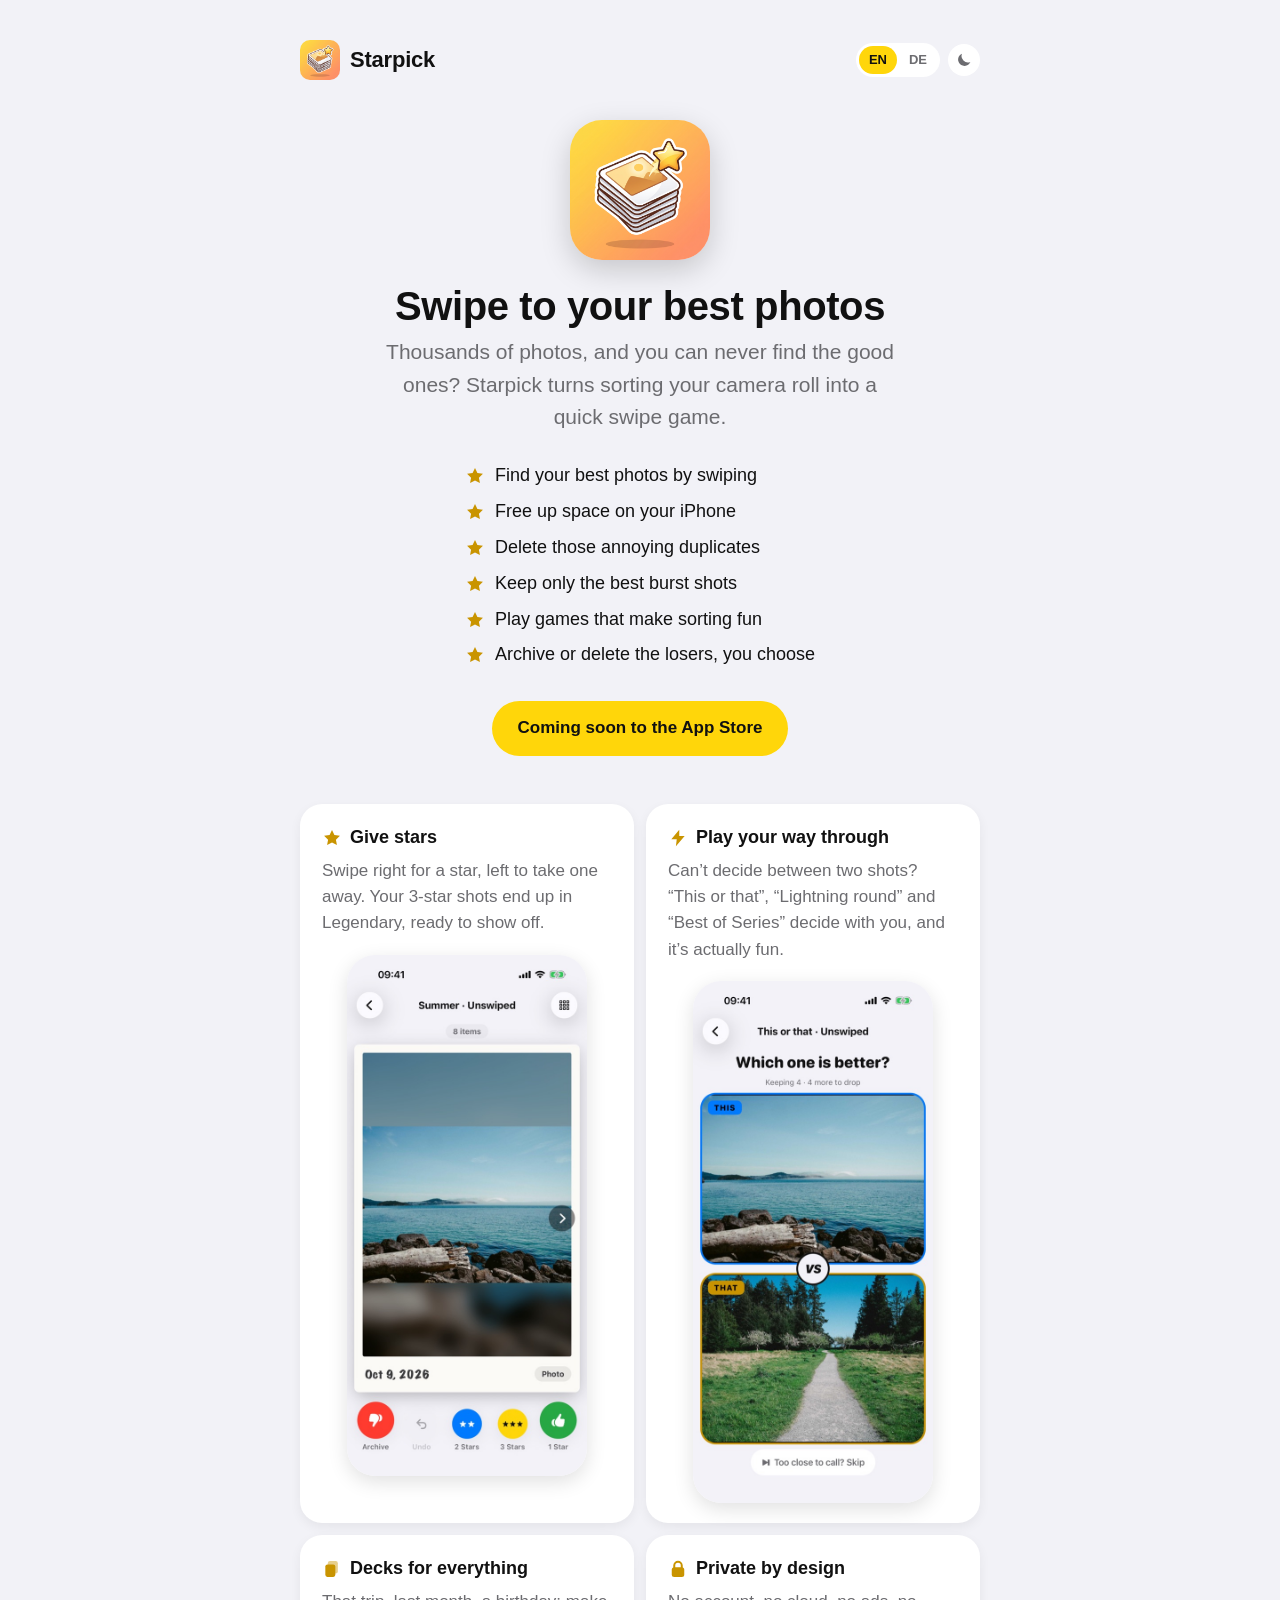
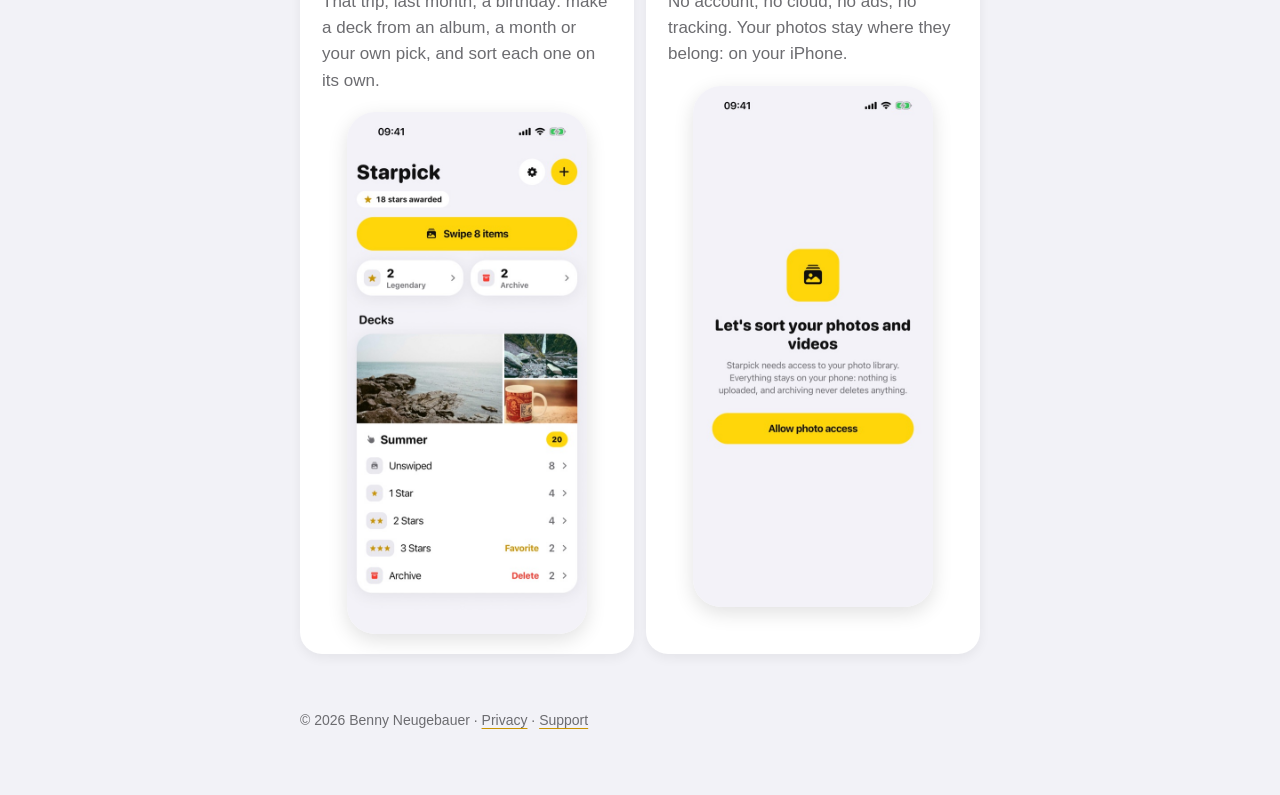
<file: index.html>
<!doctype html>
<html lang="en">
<head>
<meta charset="utf-8">
<meta name="viewport" content="width=device-width, initial-scale=1">
<title>Starpick: Swipe to your best photos</title>
<meta name="title-en" content="Starpick: Swipe to your best photos">
<meta name="title-de" content="Starpick: Swipe zu deinen besten Fotos">
<meta name="description" content="Starpick turns sorting your camera roll into a quick swipe game. Give your photos stars and find your best shots. Everything stays on your iPhone.">
<link rel="icon" href="/favicon.png">
<link rel="apple-touch-icon" href="/apple-touch-icon.png">
<link rel="stylesheet" href="/style.css">
<script src="/site.js"></script>
</head>
<body>
<main>
<header>
  <a class="brand" href="/"><img src="/icon.png" alt="">Starpick</a>
  <nav>
    <span class="switch"><a data-switch="en" href="?hl=en">EN</a><a data-switch="de" href="?hl=de">DE</a></span>
    <button class="theme" type="button" aria-label="Light or dark mode"><svg class="moon" viewBox="0 0 24 24" aria-hidden="true"><path fill="currentColor" d="M20.5 14.6A8.5 8.5 0 0 1 9.4 3.5a8.5 8.5 0 1 0 11.1 11.1z"/></svg><svg class="sun" viewBox="0 0 24 24" aria-hidden="true"><circle cx="12" cy="12" r="4.5" fill="currentColor"/><path stroke="currentColor" stroke-width="2.2" stroke-linecap="round" d="M12 2v2.5M12 19.5V22M2 12h2.5M19.5 12H22M4.9 4.9l1.8 1.8M17.3 17.3l1.8 1.8M4.9 19.1l1.8-1.8M17.3 6.7l1.8-1.8"/></svg></button>
  </nav>
</header>
<div data-lang="en">
<section class="hero">
  <img src="/icon.png" alt="The Starpick app icon: a stack of photos with a golden star">
  <h1>Swipe to your best photos</h1>
  <p class="lead">Thousands of photos, and you can never find the good ones? Starpick turns sorting your camera roll into a quick swipe game.</p>
  <ul class="features">
    <li>Find your best photos by swiping</li>
    <li>Free up space on your iPhone</li>
    <li>Delete those annoying duplicates</li>
    <li>Keep only the best burst shots</li>
    <li>Play games that make sorting fun</li>
    <li>Archive or delete the losers, you choose</li>
  </ul>
  <span class="pill">Coming soon to the App Store</span>
</section>
<section class="cards">
  <div class="card"><h3><svg class="ico" viewBox="0 0 24 24" aria-hidden="true"><path fill="currentColor" d="M12 2.5l2.9 6 6.6.9-4.8 4.6 1.2 6.5L12 17.4l-5.9 3.1 1.2-6.5L2.5 9.4l6.6-.9z"/></svg>Give stars</h3><p>Swipe right for a star, left to take one away. Your 3-star shots end up in Legendary, ready to show off.</p><picture class="shot"><source srcset="/shots/stars-dark.jpg" media="(prefers-color-scheme: dark)"><img src="/shots/stars-light.jpg" alt="The swipe screen: a photo as a Polaroid with buttons for Archive, 1, 2 and 3 Stars" width="540" height="1174" loading="lazy"></picture></div>
  <div class="card"><h3><svg class="ico" viewBox="0 0 24 24" aria-hidden="true"><path fill="currentColor" d="M13.5 2L4 13.5h6.5L9.5 22 20 9.5h-6.5z"/></svg>Play your way through</h3><p>Can’t decide between two shots? “This or that”, “Lightning round” and “Best of Series” decide with you, and it’s actually fun.</p><picture class="shot"><source srcset="/shots/play-dark.jpg" media="(prefers-color-scheme: dark)"><img src="/shots/play-light.jpg" alt="This or that: two photos face off and you tap the better one" width="540" height="1174" loading="lazy"></picture></div>
  <div class="card"><h3><svg class="ico" viewBox="0 0 24 24" aria-hidden="true"><rect x="7" y="2.5" width="12" height="15" rx="2.5" fill="currentColor" opacity=".45"/><rect x="4" y="6.5" width="12" height="15" rx="2.5" fill="currentColor"/></svg>Decks for everything</h3><p>That trip, last month, a birthday: make a deck from an album, a month or your own pick, and sort each one on its own.</p><picture class="shot"><source srcset="/shots/decks-dark.jpg" media="(prefers-color-scheme: dark)"><img src="/shots/decks-light.jpg" alt="The home screen with a deck, its cover photos and its star boxes" width="540" height="1174" loading="lazy"></picture></div>
  <div class="card"><h3><svg class="ico" viewBox="0 0 24 24" aria-hidden="true"><path fill="none" stroke="currentColor" stroke-width="2.4" stroke-linecap="round" d="M7.5 10.5V7.8a4.5 4.5 0 0 1 9 0v2.7"/><rect x="4.5" y="10" width="15" height="11.5" rx="3" fill="currentColor"/></svg>Private by design</h3><p>No account, no cloud, no ads, no tracking. Your photos stay where they belong: on your iPhone.</p><picture class="shot"><source srcset="/shots/private-dark.jpg" media="(prefers-color-scheme: dark)"><img src="/shots/private-light.jpg" alt="The photo access screen: everything stays on your phone" width="540" height="1174" loading="lazy"></picture></div>
</section>
</div>
<div data-lang="de" lang="de">
<section class="hero">
  <img src="/icon.png" alt="Das Starpick-Symbol: ein Stapel Fotos mit einem goldenen Stern">
  <h1>Swipe zu deinen besten Fotos</h1>
  <p class="lead">Tausende Fotos, aber die guten findest du nie? Starpick macht das Sortieren deiner Mediathek zu einem schnellen Swipe-Spiel.</p>
  <ul class="features">
    <li>Finde deine besten Fotos per Swipe</li>
    <li>Schaffe Platz auf deinem iPhone</li>
    <li>Lösche nervige Duplikate</li>
    <li>Behalte die besten Serienfotos</li>
    <li>Sortiere mit Spielen, die Spaß machen</li>
    <li>Archivieren oder löschen: Du entscheidest, was mit den Verlierern passiert</li>
  </ul>
  <span class="pill">Bald im App Store</span>
</section>
<section class="cards">
  <div class="card"><h3><svg class="ico" viewBox="0 0 24 24" aria-hidden="true"><path fill="currentColor" d="M12 2.5l2.9 6 6.6.9-4.8 4.6 1.2 6.5L12 17.4l-5.9 3.1 1.2-6.5L2.5 9.4l6.6-.9z"/></svg>Sterne vergeben</h3><p>Nach rechts gibt’s einen Stern, nach links einen weniger. Deine 3-Sterne-Fotos landen in Legendär, bereit zum Vorzeigen.</p><picture class="shot"><source srcset="/shots/stars-dark-de.jpg" media="(prefers-color-scheme: dark)"><img src="/shots/stars-light-de.jpg" alt="Der Swipe-Bildschirm: ein Foto als Polaroid mit Knöpfen für Archiv, 1, 2 und 3 Sterne" width="540" height="1174" loading="lazy"></picture></div>
  <div class="card"><h3><svg class="ico" viewBox="0 0 24 24" aria-hidden="true"><path fill="currentColor" d="M13.5 2L4 13.5h6.5L9.5 22 20 9.5h-6.5z"/></svg>Spielend sortieren</h3><p>Du kannst dich zwischen zwei Bildern nicht entscheiden? „Dies oder das“, „Blitzrunde“ und „Beste der Serie“ helfen dir, und das macht sogar Spaß.</p><picture class="shot"><source srcset="/shots/play-dark-de.jpg" media="(prefers-color-scheme: dark)"><img src="/shots/play-light-de.jpg" alt="Dies oder das: Zwei Fotos treten gegeneinander an und du tippst auf das bessere" width="540" height="1174" loading="lazy"></picture></div>
  <div class="card"><h3><svg class="ico" viewBox="0 0 24 24" aria-hidden="true"><rect x="7" y="2.5" width="12" height="15" rx="2.5" fill="currentColor" opacity=".45"/><rect x="4" y="6.5" width="12" height="15" rx="2.5" fill="currentColor"/></svg>Stapel für alles</h3><p>Der letzte Urlaub, der letzte Monat, ein Geburtstag: Mach einen Stapel aus einem Album, einem Monat oder deiner eigenen Auswahl und sortiere jeden für sich.</p><picture class="shot"><source srcset="/shots/decks-dark-de.jpg" media="(prefers-color-scheme: dark)"><img src="/shots/decks-light-de.jpg" alt="Der Startbildschirm mit einem Stapel, seinen Titelfotos und seinen Sterne-Fächern" width="540" height="1174" loading="lazy"></picture></div>
  <div class="card"><h3><svg class="ico" viewBox="0 0 24 24" aria-hidden="true"><path fill="none" stroke="currentColor" stroke-width="2.4" stroke-linecap="round" d="M7.5 10.5V7.8a4.5 4.5 0 0 1 9 0v2.7"/><rect x="4.5" y="10" width="15" height="11.5" rx="3" fill="currentColor"/></svg>Privat von Anfang an</h3><p>Kein Konto, keine Cloud, keine Werbung, kein Tracking. Deine Fotos bleiben, wo sie hingehören: auf deinem iPhone.</p><picture class="shot"><source srcset="/shots/private-dark-de.jpg" media="(prefers-color-scheme: dark)"><img src="/shots/private-light-de.jpg" alt="Der Fotozugriff: Alles bleibt auf deinem Handy" width="540" height="1174" loading="lazy"></picture></div>
</section>
</div>
<footer>© 2026 Benny Neugebauer · <a href="/privacy/"><span data-lang="en">Privacy</span><span data-lang="de">Datenschutz</span></a> · <a href="/support/"><span data-lang="en">Support</span><span data-lang="de">Hilfe</span></a></footer>
</main>
</body>
</html>
</file>
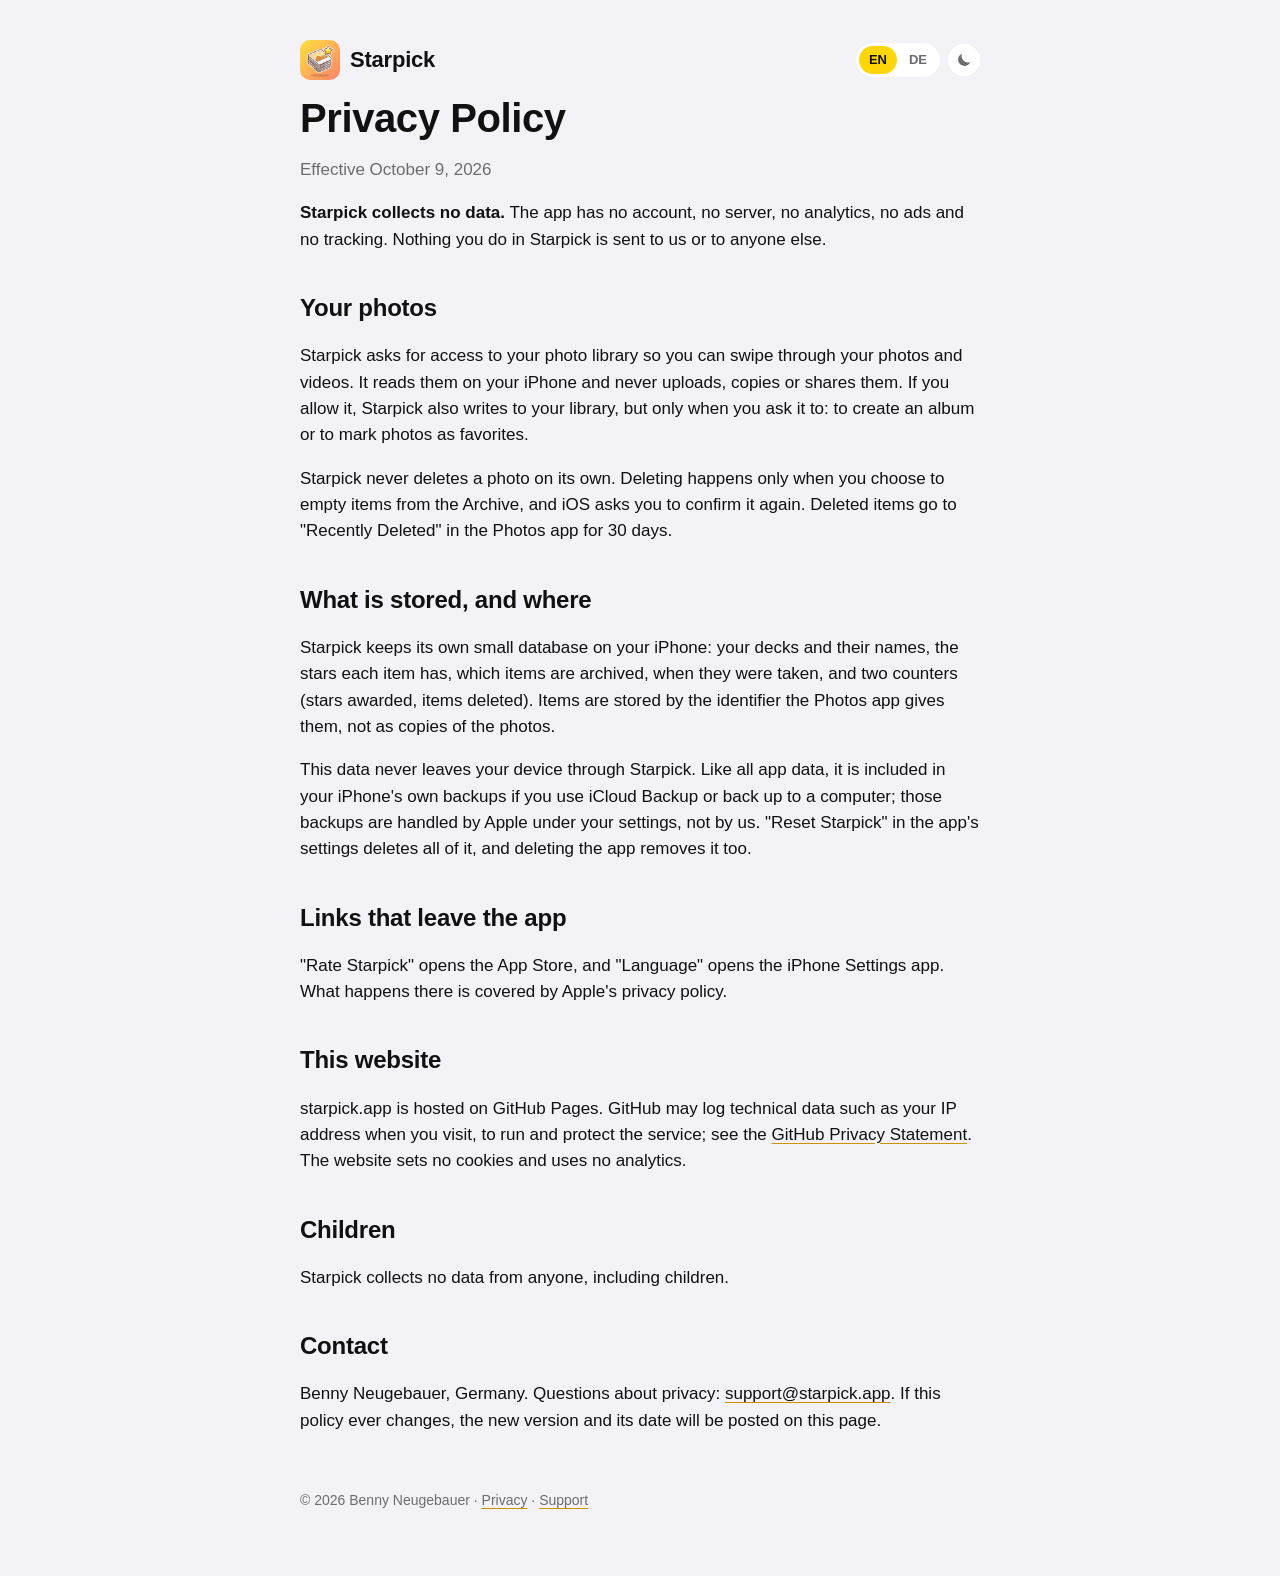
<file: privacy/index.html>
<!doctype html>
<html lang="en">
<head>
<meta charset="utf-8">
<meta name="viewport" content="width=device-width, initial-scale=1">
<title>Privacy Policy · Starpick</title>
<meta name="title-en" content="Privacy Policy · Starpick">
<meta name="title-de" content="Datenschutz · Starpick">
<meta name="description" content="Starpick collects no data. Everything stays on your iPhone.">
<link rel="icon" href="/favicon.png">
<link rel="apple-touch-icon" href="/apple-touch-icon.png">
<link rel="stylesheet" href="/style.css">
<script src="/site.js"></script>
</head>
<body>
<main>
<header>
  <a class="brand" href="/"><img src="/icon.png" alt="">Starpick</a>
  <nav>
    <span class="switch"><a data-switch="en" href="?hl=en">EN</a><a data-switch="de" href="?hl=de">DE</a></span>
    <button class="theme" type="button" aria-label="Light or dark mode"><svg class="moon" viewBox="0 0 24 24" aria-hidden="true"><path fill="currentColor" d="M20.5 14.6A8.5 8.5 0 0 1 9.4 3.5a8.5 8.5 0 1 0 11.1 11.1z"/></svg><svg class="sun" viewBox="0 0 24 24" aria-hidden="true"><circle cx="12" cy="12" r="4.5" fill="currentColor"/><path stroke="currentColor" stroke-width="2.2" stroke-linecap="round" d="M12 2v2.5M12 19.5V22M2 12h2.5M19.5 12H22M4.9 4.9l1.8 1.8M17.3 17.3l1.8 1.8M4.9 19.1l1.8-1.8M17.3 6.7l1.8-1.8"/></svg></button>
  </nav>
</header>
<div data-lang="en">
<h1>Privacy Policy</h1>
<p class="muted">Effective October 9, 2026</p>

<p><strong>Starpick collects no data.</strong> The app has no account, no server, no analytics, no ads and no tracking. Nothing you do in Starpick is sent to us or to anyone else.</p>

<h2>Your photos</h2>
<p>Starpick asks for access to your photo library so you can swipe through your photos and videos. It reads them on your iPhone and never uploads, copies or shares them. If you allow it, Starpick also writes to your library, but only when you ask it to: to create an album or to mark photos as favorites.</p>
<p>Starpick never deletes a photo on its own. Deleting happens only when you choose to empty items from the Archive, and iOS asks you to confirm it again. Deleted items go to "Recently Deleted" in the Photos app for 30 days.</p>

<h2>What is stored, and where</h2>
<p>Starpick keeps its own small database on your iPhone: your decks and their names, the stars each item has, which items are archived, when they were taken, and two counters (stars awarded, items deleted). Items are stored by the identifier the Photos app gives them, not as copies of the photos.</p>
<p>This data never leaves your device through Starpick. Like all app data, it is included in your iPhone's own backups if you use iCloud Backup or back up to a computer; those backups are handled by Apple under your settings, not by us. "Reset Starpick" in the app's settings deletes all of it, and deleting the app removes it too.</p>

<h2>Links that leave the app</h2>
<p>"Rate Starpick" opens the App Store, and "Language" opens the iPhone Settings app. What happens there is covered by Apple's privacy policy.</p>

<h2>This website</h2>
<p>starpick.app is hosted on GitHub Pages. GitHub may log technical data such as your IP address when you visit, to run and protect the service; see the <a href="https://docs.github.com/en/site-policy/privacy-policies/github-general-privacy-statement">GitHub Privacy Statement</a>. The website sets no cookies and uses no analytics.</p>

<h2>Children</h2>
<p>Starpick collects no data from anyone, including children.</p>

<h2>Contact</h2>
<p>Benny Neugebauer, Germany. Questions about privacy: <a href="mailto:support@starpick.app">support@starpick.app</a>. If this policy ever changes, the new version and its date will be posted on this page.</p>

</div>
<div data-lang="de" lang="de">

<h1>Datenschutzerklärung</h1>
<p class="muted">Gültig ab 9. Oktober 2026</p>
<p><strong>Starpick erhebt keine Daten.</strong> Die App hat kein Konto, keinen Server, keine Analyse, keine Werbung und kein Tracking. Nichts, was du in Starpick tust, wird an uns oder an andere übertragen.</p>
<h2>Deine Fotos</h2>
<p>Starpick fragt nach Zugriff auf deine Fotomediathek, damit du durch deine Fotos und Videos swipen kannst. Die App liest sie auf deinem iPhone und lädt sie nie hoch, kopiert oder teilt sie nicht. Wenn du es erlaubst, schreibt Starpick auch in deine Mediathek, aber nur auf deinen Wunsch: um ein Album zu erstellen oder Fotos als Favoriten zu markieren.</p>
<p>Starpick löscht nie von sich aus ein Foto. Gelöscht wird nur, wenn du Medien aus dem Archiv endgültig löschst, und iOS fragt dich dann noch einmal. Gelöschte Medien liegen 30 Tage in „Zuletzt gelöscht“ in der Fotos-App.</p>
<h2>Was gespeichert wird, und wo</h2>
<p>Starpick hat eine eigene kleine Datenbank auf deinem iPhone: deine Stapel und ihre Namen, die Sterne der Medien, welche archiviert sind, wann sie aufgenommen wurden, und zwei Zähler (vergebene Sterne, gelöschte Medien). Medien werden über die Kennung der Fotos-App gespeichert, nicht als Kopien.</p>
<p>Diese Daten verlassen dein Gerät nie über Starpick. Wie alle App-Daten sind sie in den Backups deines iPhones enthalten, wenn du iCloud-Backup nutzt oder auf einem Computer sicherst; diese Backups verwaltet Apple nach deinen Einstellungen, nicht wir. „Starpick zurücksetzen“ in den Einstellungen der App löscht alles, ebenso das Löschen der App.</p>
<h2>Links aus der App</h2>
<p>„Starpick bewerten“ öffnet den App Store, „Sprache“ öffnet die iPhone-Einstellungen. Dort gilt die Datenschutzerklärung von Apple.</p>
<h2>Diese Website</h2>
<p>starpick.app wird über GitHub Pages bereitgestellt. GitHub kann beim Besuch technische Daten wie deine IP-Adresse protokollieren, um den Dienst zu betreiben und zu schützen; siehe die <a href="https://docs.github.com/en/site-policy/privacy-policies/github-general-privacy-statement">Datenschutzerklärung von GitHub</a>. Die Website setzt keine Cookies und nutzt keine Analyse.</p>
<h2>Kinder</h2>
<p>Starpick erhebt von niemandem Daten, auch nicht von Kindern.</p>

<h2>Kontakt</h2>
<p>Benny Neugebauer, Deutschland. Fragen zum Datenschutz: <a href="mailto:support@starpick.app">support@starpick.app</a>. Ändert sich diese Erklärung, steht die neue Fassung mit Datum auf dieser Seite.</p>
</div>
<footer>© 2026 Benny Neugebauer · <a href="/privacy/"><span data-lang="en">Privacy</span><span data-lang="de">Datenschutz</span></a> · <a href="/support/"><span data-lang="en">Support</span><span data-lang="de">Hilfe</span></a></footer>
</main>
</body>
</html>
</file>
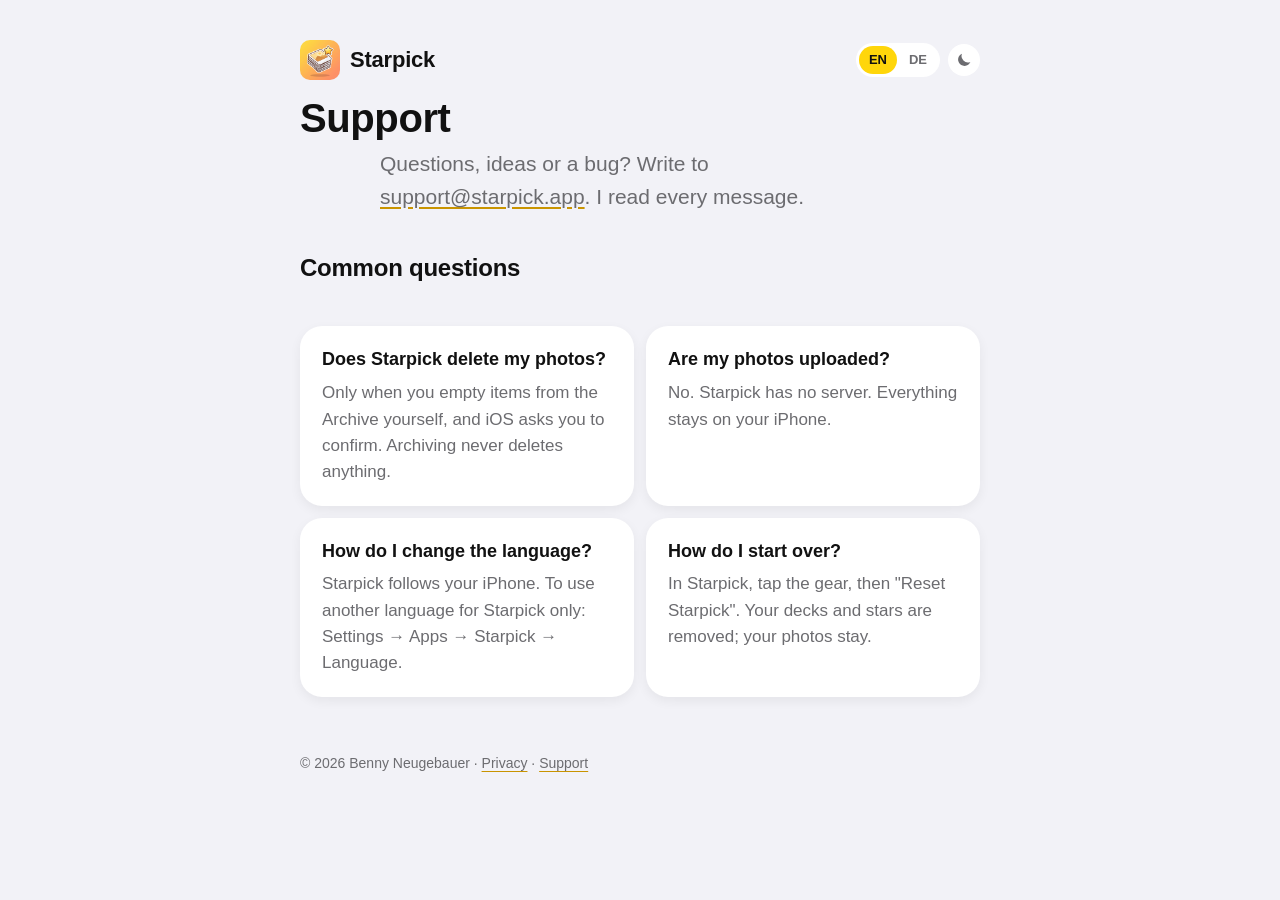
<file: support/index.html>
<!doctype html>
<html lang="en">
<head>
<meta charset="utf-8">
<meta name="viewport" content="width=device-width, initial-scale=1">
<title>Support · Starpick</title>
<meta name="title-en" content="Support · Starpick">
<meta name="title-de" content="Hilfe · Starpick">
<meta name="description" content="Help and contact for Starpick.">
<link rel="icon" href="/favicon.png">
<link rel="apple-touch-icon" href="/apple-touch-icon.png">
<link rel="stylesheet" href="/style.css">
<script src="/site.js"></script>
</head>
<body>
<main>
<header>
  <a class="brand" href="/"><img src="/icon.png" alt="">Starpick</a>
  <nav>
    <span class="switch"><a data-switch="en" href="?hl=en">EN</a><a data-switch="de" href="?hl=de">DE</a></span>
    <button class="theme" type="button" aria-label="Light or dark mode"><svg class="moon" viewBox="0 0 24 24" aria-hidden="true"><path fill="currentColor" d="M20.5 14.6A8.5 8.5 0 0 1 9.4 3.5a8.5 8.5 0 1 0 11.1 11.1z"/></svg><svg class="sun" viewBox="0 0 24 24" aria-hidden="true"><circle cx="12" cy="12" r="4.5" fill="currentColor"/><path stroke="currentColor" stroke-width="2.2" stroke-linecap="round" d="M12 2v2.5M12 19.5V22M2 12h2.5M19.5 12H22M4.9 4.9l1.8 1.8M17.3 17.3l1.8 1.8M4.9 19.1l1.8-1.8M17.3 6.7l1.8-1.8"/></svg></button>
  </nav>
</header>
<div data-lang="en">
<h1>Support</h1>
<p class="lead">Questions, ideas or a bug? Write to <a href="mailto:support@starpick.app">support@starpick.app</a>. I read every message.</p>

<h2>Common questions</h2>
<div class="cards">
  <div class="card"><h3>Does Starpick delete my photos?</h3><p>Only when you empty items from the Archive yourself, and iOS asks you to confirm. Archiving never deletes anything.</p></div>
  <div class="card"><h3>Are my photos uploaded?</h3><p>No. Starpick has no server. Everything stays on your iPhone.</p></div>
  <div class="card"><h3>How do I change the language?</h3><p>Starpick follows your iPhone. To use another language for Starpick only: Settings → Apps → Starpick → Language.</p></div>
  <div class="card"><h3>How do I start over?</h3><p>In Starpick, tap the gear, then "Reset Starpick". Your decks and stars are removed; your photos stay.</p></div>
</div>

</div>
<div data-lang="de" lang="de">

<h1>Hilfe</h1>
<p>Fragen, Ideen oder ein Fehler? Schreib an <a href="mailto:support@starpick.app">support@starpick.app</a>.</p>
<p><strong>Löscht Starpick meine Fotos?</strong> Nur wenn du Medien selbst aus dem Archiv löschst und iOS das bestätigt.<br>
<strong>Werden Fotos hochgeladen?</strong> Nein, Starpick hat keinen Server.<br>
<strong>Sprache ändern?</strong> Einstellungen → Apps → Starpick → Sprache.<br>
<strong>Neu anfangen?</strong> Zahnrad in Starpick, dann „Starpick zurücksetzen“.</p>
</div>
<footer>© 2026 Benny Neugebauer · <a href="/privacy/"><span data-lang="en">Privacy</span><span data-lang="de">Datenschutz</span></a> · <a href="/support/"><span data-lang="en">Support</span><span data-lang="de">Hilfe</span></a></footer>
</main>
</body>
</html>
</file>
<file: style.css>
:root {
  --bg: #f2f2f7; --card: #ffffff; --text: #111111; --muted: #6c6c70; --brand: #ffd60a; --on-brand: #111111; --star: #c99400; --line: #dedee3;
  color-scheme: light dark;
}
/* Dark follows the system unless the visitor picked a mode with the sun/moon button (data-theme). */
@media (prefers-color-scheme: dark) {
  :root:not([data-theme="light"]) { --bg: #000000; --card: #1c1c1e; --text: #ffffff; --muted: #98989f; --star: #ffd60a; --line: #38383a; }
}
:root[data-theme="dark"] { --bg: #000000; --card: #1c1c1e; --text: #ffffff; --muted: #98989f; --star: #ffd60a; --line: #38383a; color-scheme: dark; }
:root[data-theme="light"] { color-scheme: light; }
* { box-sizing: border-box; }
body { margin: 0; background: var(--bg); color: var(--text); font: 17px/1.55 -apple-system, BlinkMacSystemFont, "Segoe UI", Roboto, sans-serif; }
main { max-width: 720px; margin: 0 auto; padding: 40px 20px 64px; }
h1, h2, .brand { font-family: ui-rounded, -apple-system, "SF Pro Rounded", sans-serif; font-weight: 800; letter-spacing: -0.01em; }
h1 { font-size: 40px; line-height: 1.1; margin: 16px 0 8px; hyphens: auto; overflow-wrap: break-word; }
h2 { font-size: 24px; margin: 36px 0 8px; }
p, li { color: var(--text); }
.muted { color: var(--muted); }
a { color: inherit; text-decoration-color: var(--star); text-underline-offset: 3px; }
header { display: flex; align-items: center; justify-content: space-between; gap: 12px; margin-bottom: 8px; }
header a.brand { display: flex; align-items: center; gap: 10px; font-size: 22px; text-decoration: none; }
header img { width: 40px; height: 40px; border-radius: 10px; }
nav a { margin-left: 16px; font-weight: 600; text-decoration: none; color: var(--muted); }
.hero { text-align: center; padding: 32px 0 8px; }
.hero img { width: 140px; height: 140px; border-radius: 32px; box-shadow: 0 10px 30px rgba(0,0,0,0.18); }
.lead { font-size: 21px; color: var(--muted); margin: 0 auto; max-width: 520px; }
.pill { display: inline-block; margin-top: 24px; padding: 14px 26px; border-radius: 999px; background: var(--brand); color: var(--on-brand); font-weight: 700; text-decoration: none; }
.cards { display: grid; gap: 12px; margin-top: 40px; }
@media (min-width: 640px) { .cards { grid-template-columns: 1fr 1fr; } }
.card { background: var(--card); border-radius: 22px; padding: 20px 22px; box-shadow: 0 4px 12px rgba(0,0,0,0.06); }
.card h3 { margin: 0 0 6px; font-size: 18px; }
.card p { margin: 0; color: var(--muted); }
.lang { margin-top: 48px; padding-top: 24px; border-top: 1px solid var(--line); }
footer { margin-top: 56px; color: var(--muted); font-size: 14px; }
/* Language: lang.js sets data-hl on <html>; the other language is hidden. */
html[data-hl="en"] [data-lang="de"], html[data-hl="de"] [data-lang="en"] { display: none !important; }
.switch { display: inline-flex; gap: 2px; margin-left: 16px; padding: 3px; border-radius: 999px; background: var(--card); }
.switch a { margin: 0; padding: 4px 10px; border-radius: 999px; font-size: 13px; font-weight: 700; color: var(--muted); text-decoration: none; }
.switch a[aria-current="true"] { background: var(--brand); color: var(--on-brand); }
nav { display: flex; align-items: center; flex-wrap: wrap; justify-content: flex-end; row-gap: 8px; }
/* Card heading icons: one color per meaning, like the app. */
.card h3 { display: flex; align-items: center; gap: 8px; }
.ico { width: 20px; height: 20px; flex: none; color: var(--star); }
/* App screenshots in the cards: light or dark, matching the visitor's mode. */
.shot img { display: block; width: 100%; max-width: 240px; height: auto; margin: 18px auto 0; border-radius: 28px; box-shadow: 0 6px 20px rgba(0,0,0,0.12); }
/* Sun/moon button: shows the mode a click switches to. */
.theme { display: inline-flex; align-items: center; justify-content: center; width: 32px; height: 32px; margin-left: 8px; padding: 0; border: 0; border-radius: 999px; background: var(--card); color: var(--muted); cursor: pointer; }
.theme svg { width: 18px; height: 18px; }
.theme .sun { display: none; }
@media (prefers-color-scheme: dark) {
  :root:not([data-theme="light"]) .theme .sun { display: block; }
  :root:not([data-theme="light"]) .theme .moon { display: none; }
}
:root[data-theme="dark"] .theme .sun { display: block; }
:root[data-theme="dark"] .theme .moon { display: none; }
/* Hero feature list: a star per line, centered as a block, read left to right. */
.features { display: table; margin: 20px auto 0; padding: 0; list-style: none; text-align: left; font-size: 18px; }
.features li { position: relative; padding-left: 30px; margin: 8px 0; }
.features li::before { content: ""; position: absolute; left: 0; top: 4px; width: 20px; height: 20px; background: var(--star);
  -webkit-mask: url("data:image/svg+xml,%3Csvg xmlns='http://www.w3.org/2000/svg' viewBox='0 0 24 24'%3E%3Cpath d='M12 2.5l2.9 6 6.6.9-4.8 4.6 1.2 6.5L12 17.4l-5.9 3.1 1.2-6.5L2.5 9.4l6.6-.9z'/%3E%3C/svg%3E") center / contain no-repeat;
  mask: url("data:image/svg+xml,%3Csvg xmlns='http://www.w3.org/2000/svg' viewBox='0 0 24 24'%3E%3Cpath d='M12 2.5l2.9 6 6.6.9-4.8 4.6 1.2 6.5L12 17.4l-5.9 3.1 1.2-6.5L2.5 9.4l6.6-.9z'/%3E%3C/svg%3E") center / contain no-repeat; }
</file>
